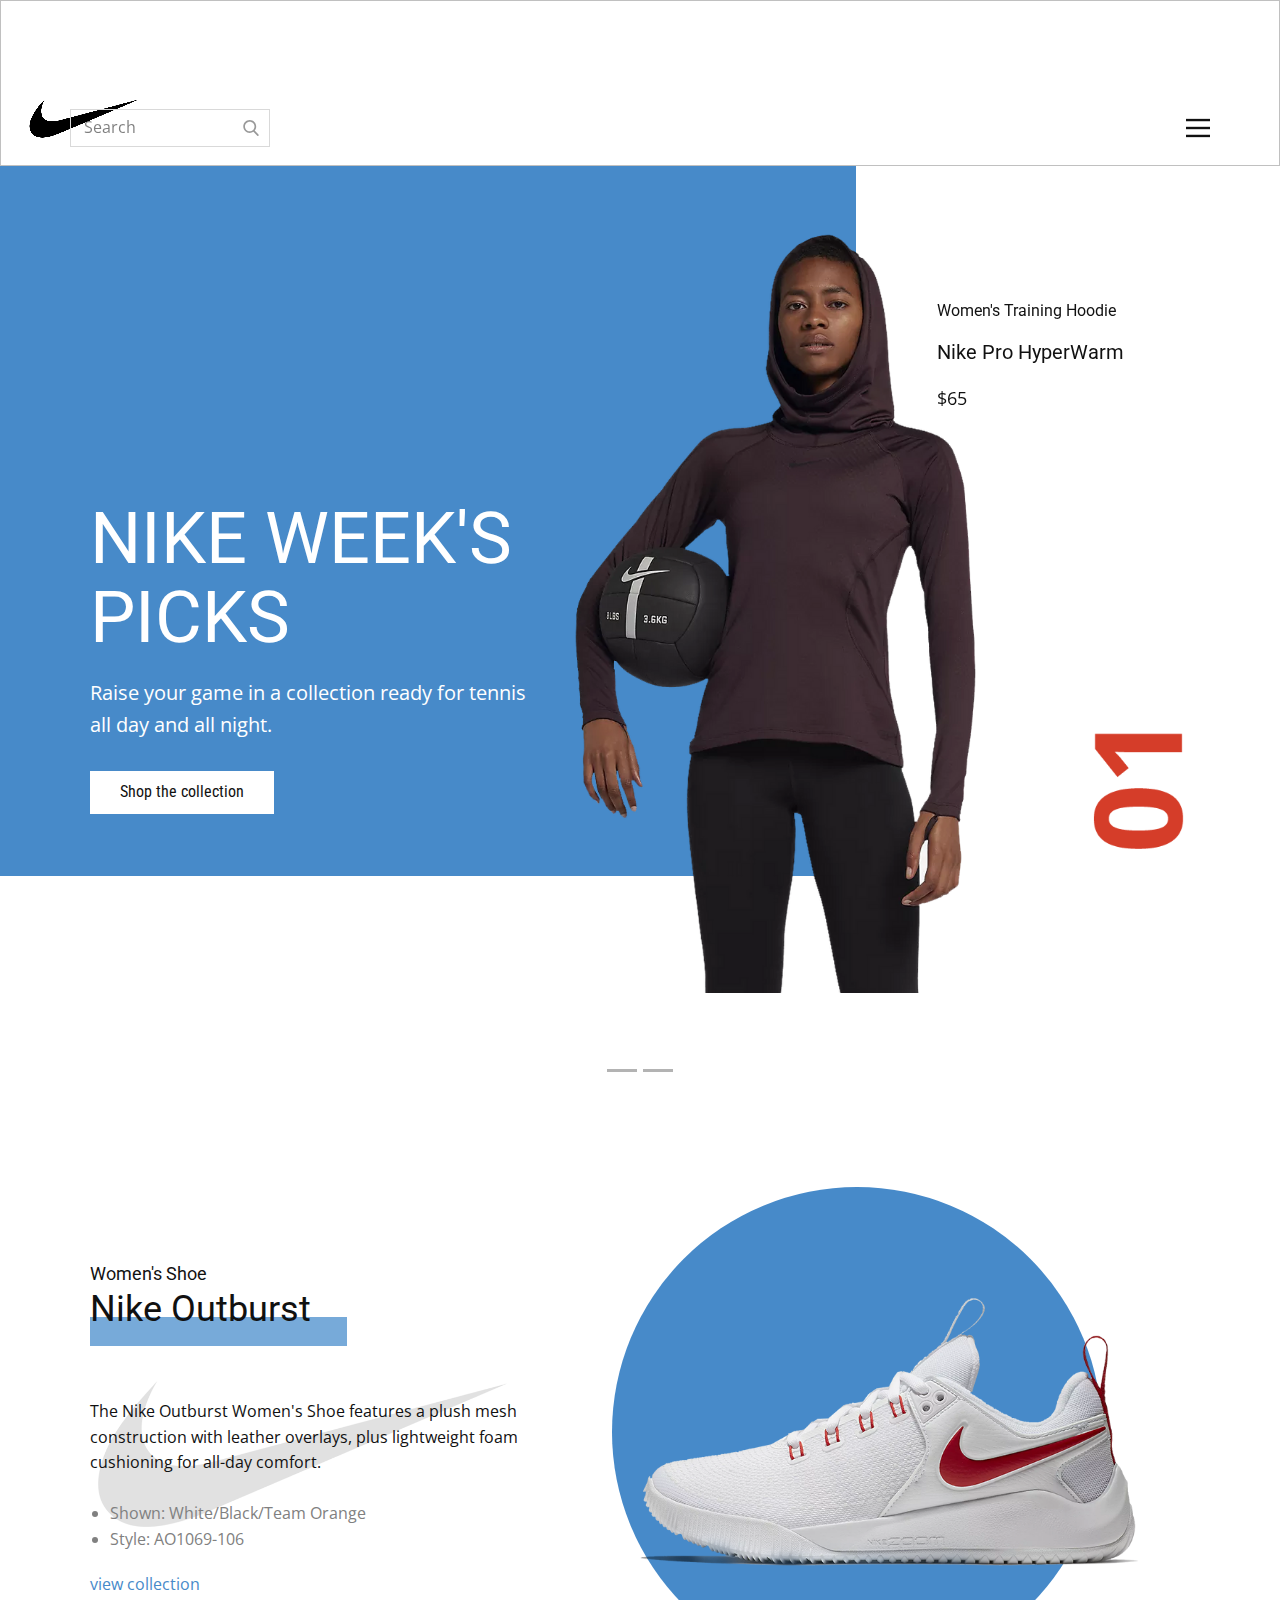
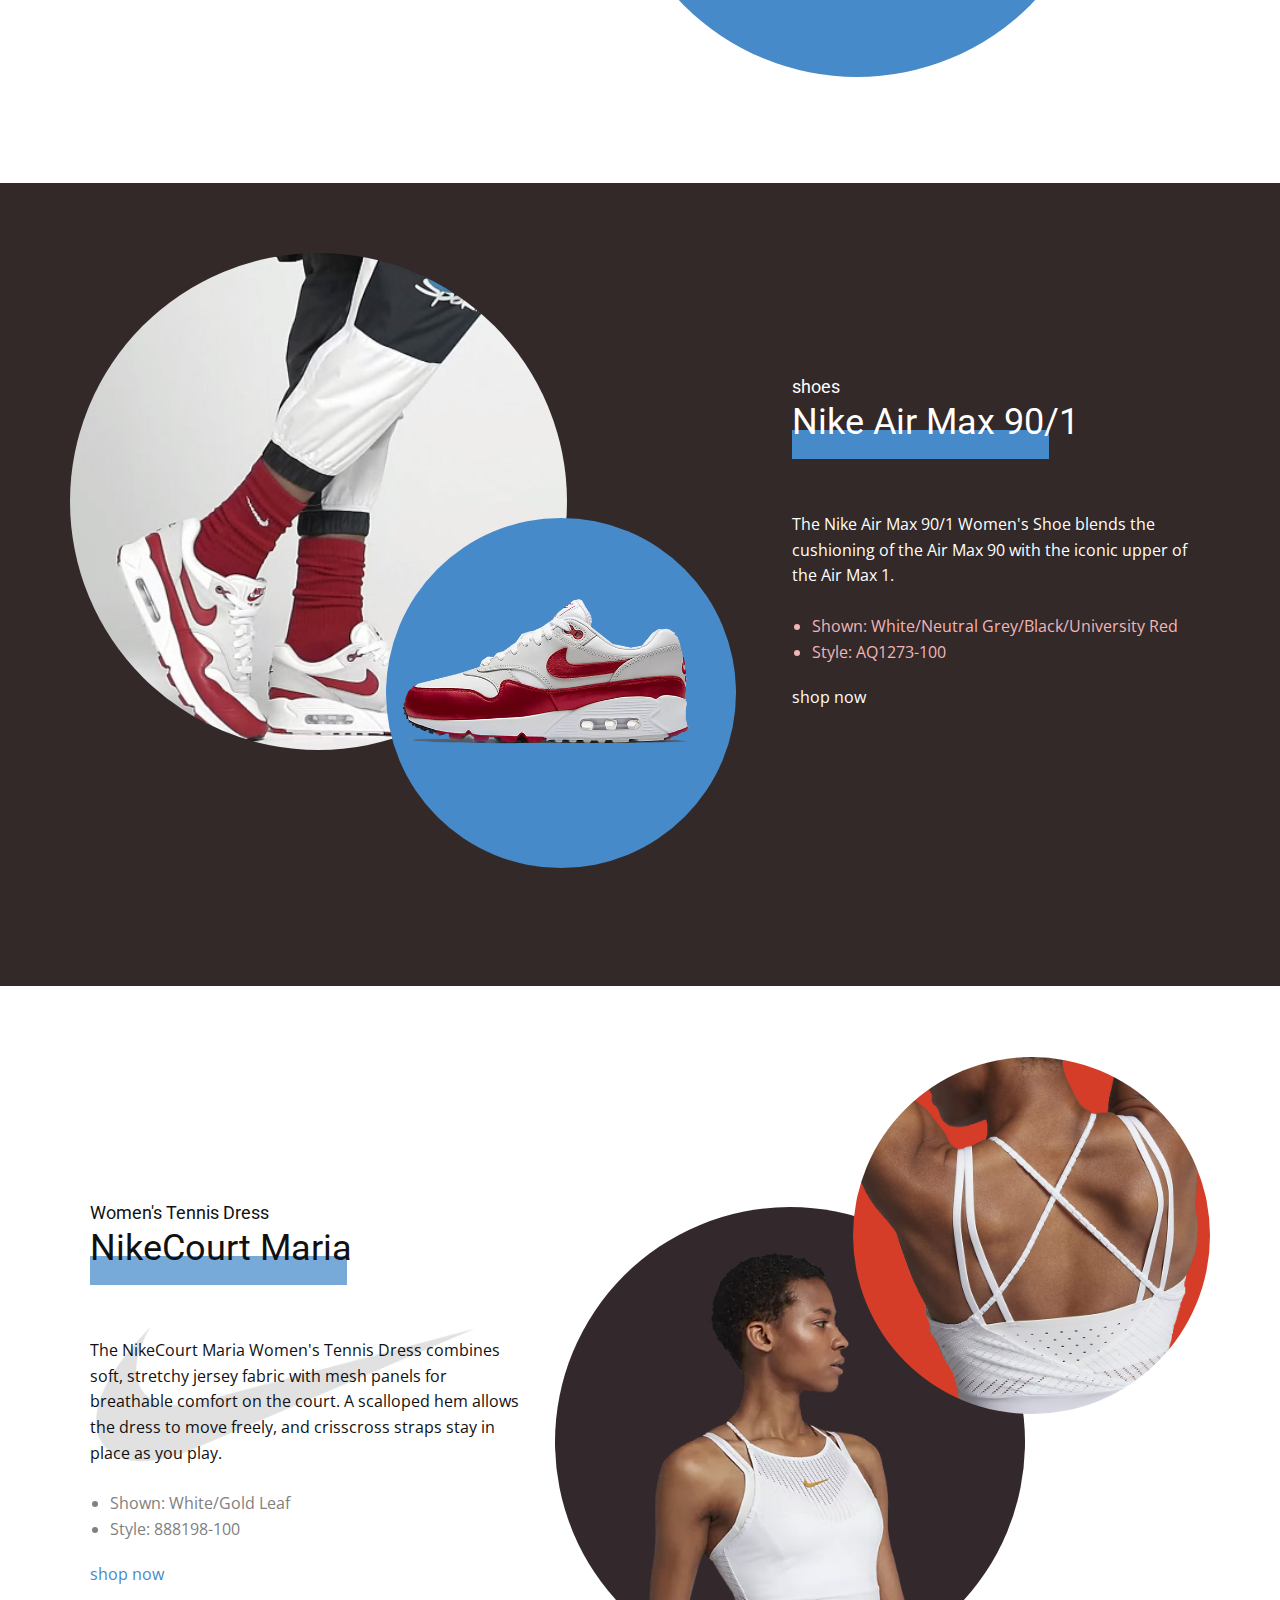
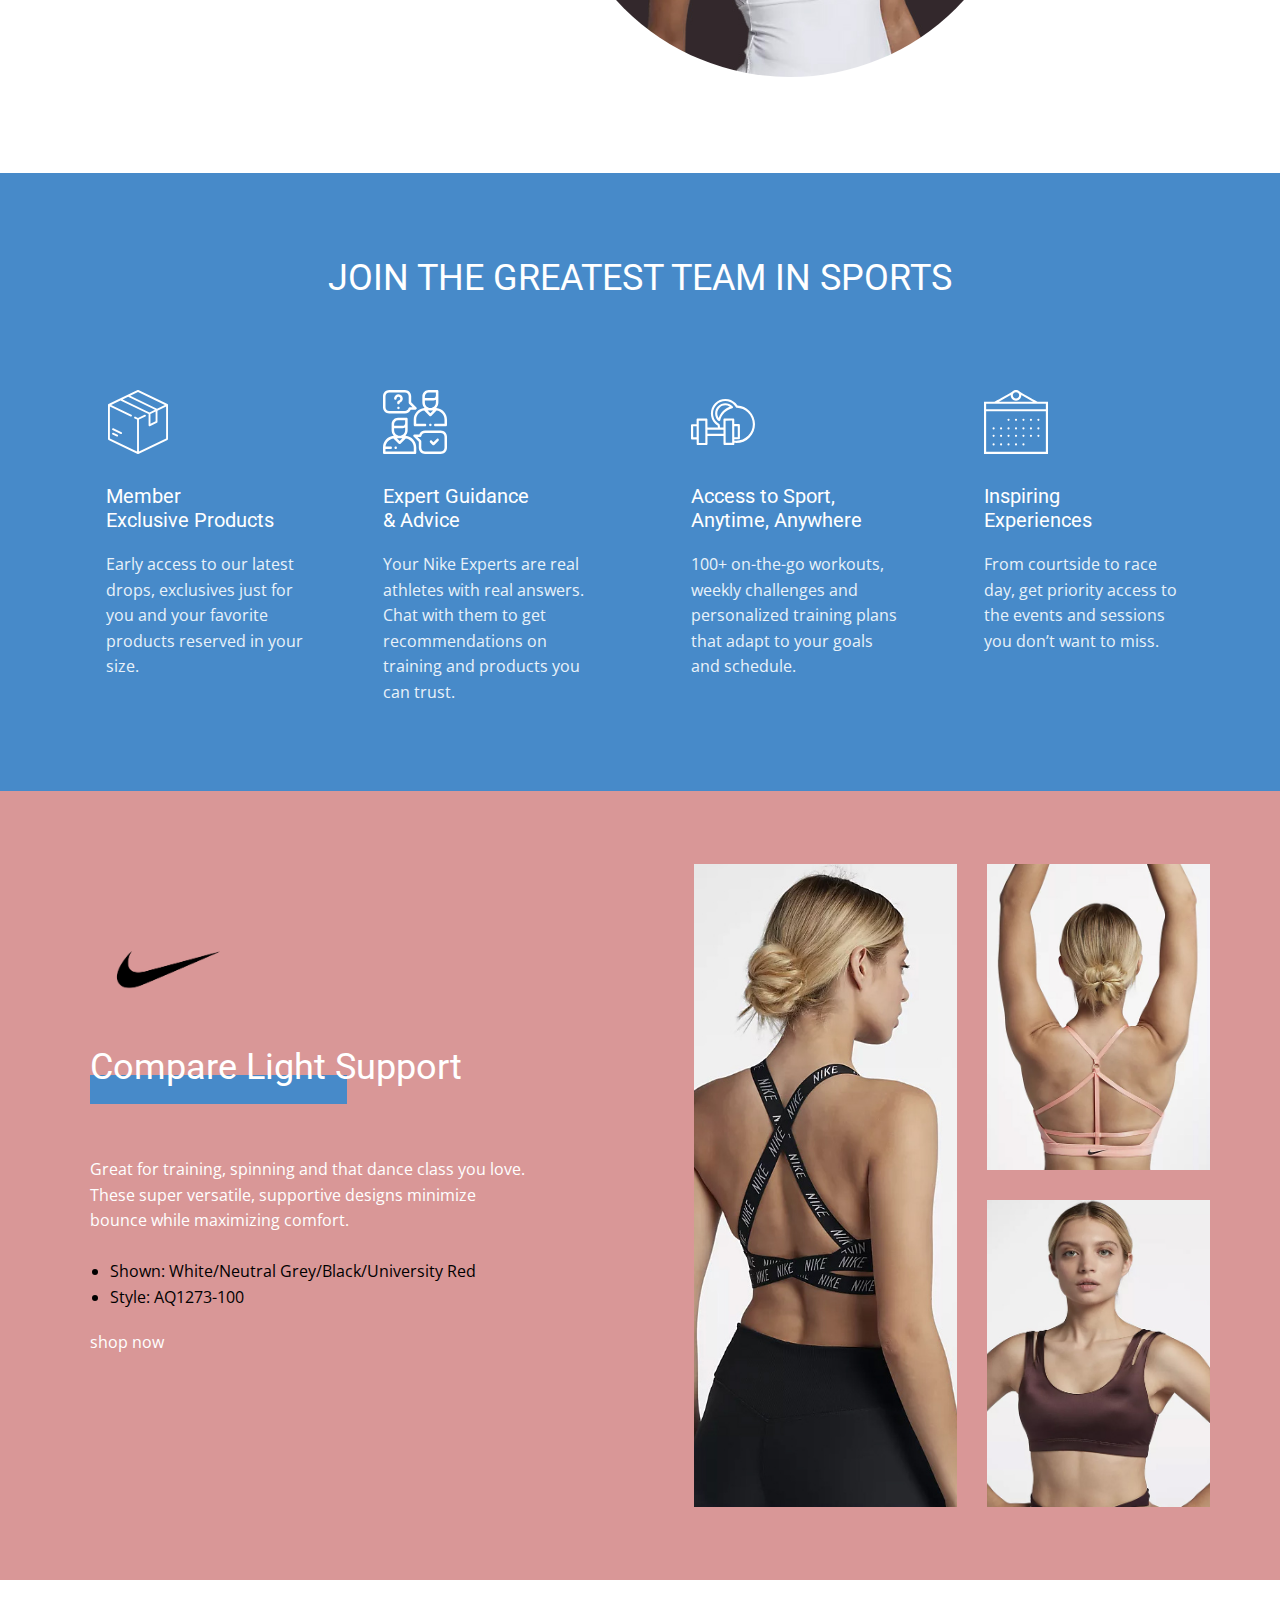
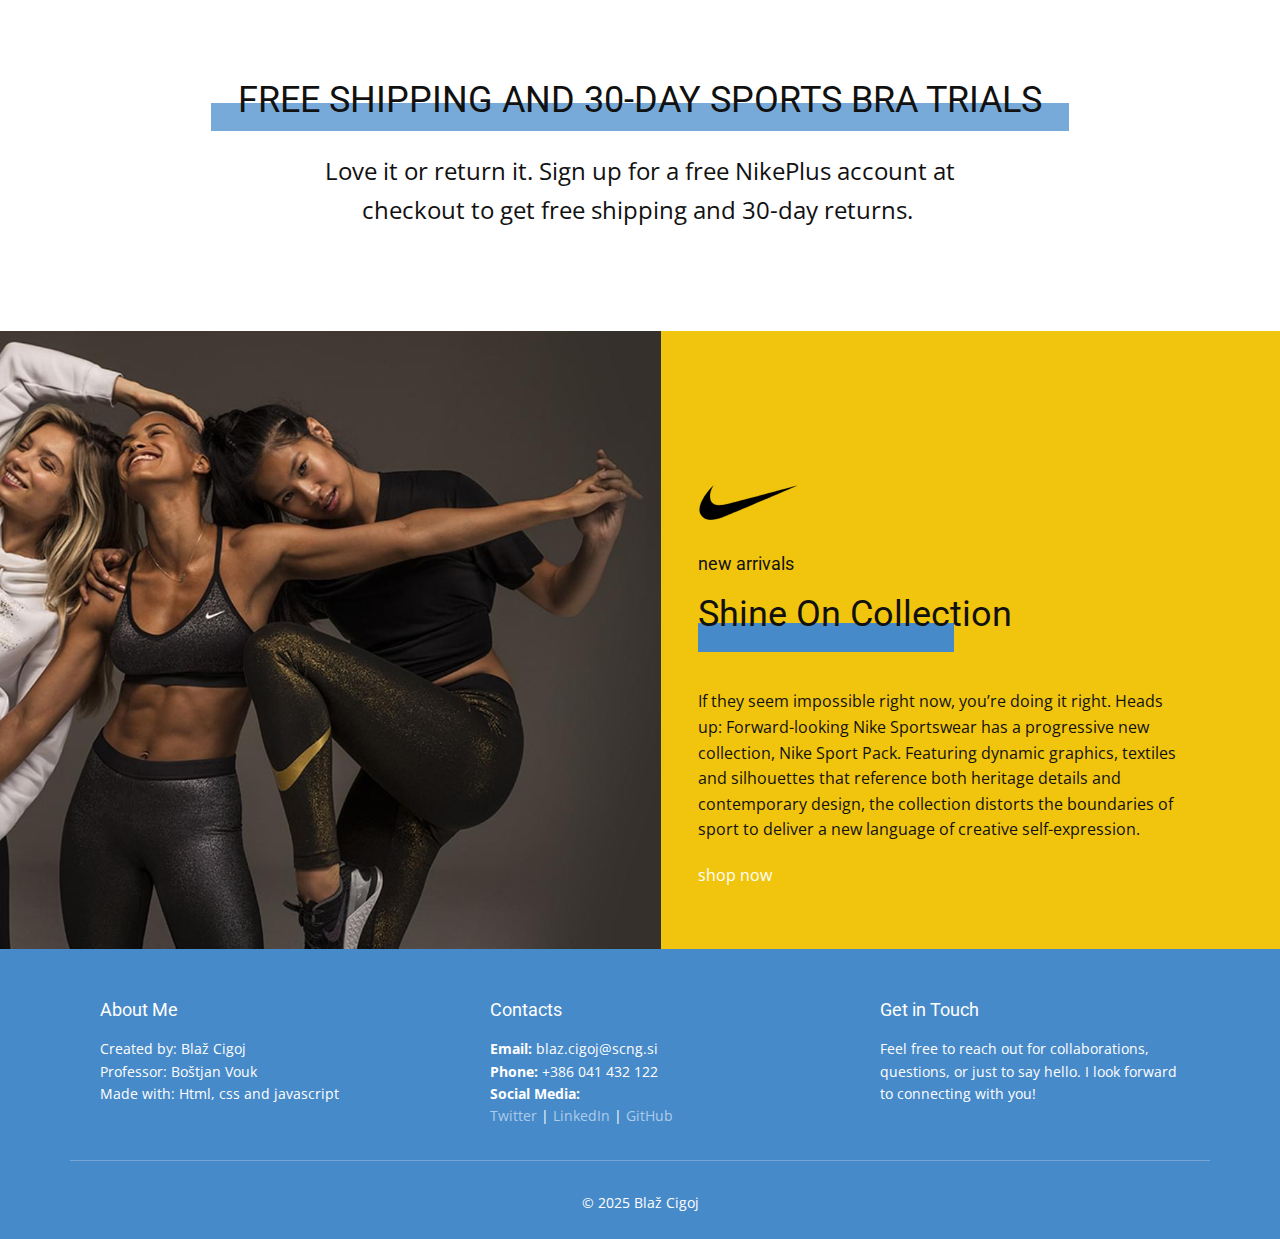
<file: index.html>
<!DOCTYPE html>
<html style="font-size: 16px;" lang="en">

<head>

  <meta name="viewport" content="width=device-width, initial-scale=1.0">
  <meta charset="utf-8">
  <meta name="keywords" content="Sample Headline">
  <meta name="description" content="">
  <title>Nike</title>
  <link rel="stylesheet" href="./css/nicepage.css" media="screen">
  <link rel="icon" type="image/x-icon" href="./images/pot5.png">
  <link rel="stylesheet" href="./css/index.css" media="screen">
  <script class="u-script" type="text/javascript" src="./javascript/jquery-1.9.1.min.js" defer=""></script>
  <script class="u-script" type="text/javascript" src="./javascript/nicepage.js" defer=""></script>
  <meta name="generator" content="Nicepage 7.2.3, nicepage.com">
  <link id="u-theme-google-font" rel="stylesheet"
    href="https://fonts.googleapis.com/css?family=Roboto:100,100i,300,300i,400,400i,500,500i,700,700i,900,900i|Open+Sans:300,300i,400,400i,500,500i,600,600i,700,700i,800,800i">
  <link id="u-page-google-font" rel="stylesheet"
    href="https://fonts.googleapis.com/css?family=Roboto+Condensed:100,100i,200,200i,300,300i,400,400i,500,500i,600,600i,700,700i,800,800i,900,900i">
  <script type="application/ld+json">{
		"@context": "http://schema.org",
		"@type": "Organization",
		"name": ""
}</script>
  <meta name="theme-color" content="#478ac9">
  <meta property="og:title" content="Page 2">
  <meta property="og:type" content="website">
  <meta data-intl-tel-input-cdn-path="intlTelInput/">
</head>

<body data-home-page="https://website6421506.nicepage.io/Page-2.html?version=e152e5b8-463d-95ed-9a5f-6f803a545e1e"
  data-home-page-title="Page 2" data-path-to-root="./" data-include-products="false" class="u-body u-xl-mode"
  data-lang="en">
  <header class="u-align-center-xs u-border-1 u-border-grey-25 u-clearfix u-header u-header" id="sec-86fc">
    <canvas id="cnv" height="450" width="2000" data-href="#carousel-292f" style="height: 90px; width: 400px; margin-right: auto; position: relative; top: 60px;" class="u-image u-image-contain u-image-default u-image-3"></canvas>
    <div class="u-clearfix u-sheet u-valign-middle u-sheet-1">
      <form action="#" class="u-border-1 u-border-grey-15 u-expanded-width-xs u-search u-search-right u-search-1"
        data-search-token="no-license" data-href="search/search.html" data-page-id="23402012">
        <button class="u-search-button" type="submit">
          <span class="u-search-icon u-spacing-10 u-text-grey-40">
            <svg class="u-svg-link" preserveAspectRatio="xMidYMin slice" viewBox="0 0 56.966 56.966">
              <use xmlns:xlink="http://www.w3.org/1999/xlink" xlink:href="#svg-b04b"></use>
            </svg>
            <svg xmlns="http://www.w3.org/2000/svg" xmlns:xlink="http://www.w3.org/1999/xlink" version="1.1"
              id="svg-b04b" x="0px" y="0px" viewBox="0 0 56.966 56.966" style="enable-background:new 0 0 56.966 56.966;"
              xml:space="preserve" class="u-svg-content">
              <path
                d="M55.146,51.887L41.588,37.786c3.486-4.144,5.396-9.358,5.396-14.786c0-12.682-10.318-23-23-23s-23,10.318-23,23  s10.318,23,23,23c4.761,0,9.298-1.436,13.177-4.162l13.661,14.208c0.571,0.593,1.339,0.92,2.162,0.92  c0.779,0,1.518-0.297,2.079-0.837C56.255,54.982,56.293,53.08,55.146,51.887z M23.984,6c9.374,0,17,7.626,17,17s-7.626,17-17,17  s-17-7.626-17-17S14.61,6,23.984,6z">
              </path>
              <g></g>
              <g></g>
              <g></g>
              <g></g>
              <g></g>
              <g></g>
              <g></g>
              <g></g>
              <g></g>
              <g></g>
              <g></g>
              <g></g>
              <g></g>
              <g></g>
              <g></g>
            </svg>
          </span>
        </button>
        <input class="u-search-input" type="search" name="search" value="" placeholder="Search">
      </form>
      <nav class="u-align-left u-menu u-menu-hamburger u-nav-spacing-25 u-offcanvas u-menu-1" data-responsive-from="XL">
        <div class="menu-collapse">
          <a class="u-button-style u-hamburger-link u-nav-link u-hamburger-link-1" href="#">
            <svg class="u-svg-link" preserveAspectRatio="xMidYMin slice" viewBox="0 0 302 302">
              <use xmlns:xlink="http://www.w3.org/1999/xlink" xlink:href="#svg-7b92"></use>
            </svg>
            <svg xmlns="http://www.w3.org/2000/svg" xmlns:xlink="http://www.w3.org/1999/xlink" version="1.1"
              id="svg-7b92" x="0px" y="0px" viewBox="0 0 302 302" style="enable-background:new 0 0 302 302;"
              xml:space="preserve" class="u-svg-content">
              <g>
                <rect y="36" width="302" height="30"></rect>
                <rect y="236" width="302" height="30"></rect>
                <rect y="136" width="302" height="30"></rect>
              </g>
              <g></g>
              <g></g>
              <g></g>
              <g></g>
              <g></g>
              <g></g>
              <g></g>
              <g></g>
              <g></g>
              <g></g>
              <g></g>
              <g></g>
              <g></g>
              <g></g>
              <g></g>
            </svg>
          </a>
        </div>
        <div class="u-custom-menu u-nav-container">
          <ul class="u-nav u-spacing-25 u-unstyled u-nav-1">
            <li class="u-nav-item"><a class="u-button-style u-nav-link" href="#" style="padding: 8px 0px;">Page 1</a>
            </li>
            <li class="u-nav-item"><a class="u-button-style u-nav-link" href="#" style="padding: 8px 0px;">Page 2</a>
            </li>
            <li class="u-nav-item"><a class="u-button-style u-nav-link" href="#" style="padding: 8px 0px;">Page 3</a>
            </li>
            <li class="u-nav-item"><a class="u-button-style u-nav-link" href="#" style="padding: 8px 0px;">Page 4</a>
            </li>
          </ul>
        </div>
        <div class="u-custom-menu u-nav-container-collapse">
          <div
            class="u-align-center u-black u-container-align-center u-container-style u-inner-container-layout u-opacity u-opacity-95 u-sidenav">
            <div class="u-inner-container-layout u-sidenav-overflow">
              <div class="u-menu-close" style="cursor: pointer;"></div>
              <ul class="u-align-center u-nav u-popupmenu-items u-unstyled u-nav-2">
                </li>
                <li class="u-nav-item"><a class="u-button-style u-nav-link" href="#carousel_8b65">Nike Outburst</a>
                </li>
                <li class="u-nav-item"><a class="u-button-style u-nav-link" href="#sec-db5d">Nike Air Max 90/1</a>
                </li>
                <li class="u-nav-item"><a class="u-button-style u-nav-link" href="#sec-7958">NikeCourt Maria</a>
                </li>
                <li class="u-nav-item"><a class="u-button-style u-nav-link" href="#sec-d727">Compare Light Support</a>
                </li>
                <li class="u-nav-item"><a class="u-button-style u-nav-link" href="#sec-8b77">Shine On Collection</a>
                </li>
              </ul>
            </div>
          </div>
          <div class="u-black u-menu-overlay u-opacity u-opacity-70"></div>
        </div>
      </nav>
    </div>
  </header>
  <section class="u-carousel u-slide u-block-f8ac-1" id="carousel-292f" data-interval="5000" data-u-ride="carousel">
    <ol class="u-absolute-hcenter u-carousel-indicators u-block-f8ac-2">
      <li data-u-target="#carousel-292f" data-u-slide-to="0" class="u-active u-grey-30"></li>
      <li data-u-target="#carousel-292f" class="u-grey-30" data-u-slide-to="1"></li>
    </ol>
    <div class="u-carousel-inner" role="listbox">
      <div class="u-active u-carousel-item u-clearfix u-section-1-1">
        <div class="u-palette-1-base u-shape u-shape-rectangle u-shape-1"></div>
        <div class="u-clearfix u-sheet u-sheet-1">
          <img src="./images/6aa5c6d333ee99bcedf096b14d0edc53.png" alt=""
            class="u-expanded-width-xs u-image u-image-contain u-image-default u-image-1">
          <img src="./images/2c9a5b0fed828356f5efdcbe607f5fc6.png" alt="" class="u-image u-image-default u-image-2"
            data-image-width="200" data-image-height="200">
          <div class="u-align-left-md u-align-left-xs u-container-style u-group u-group-1">
            <div class="u-container-layout u-valign-middle-lg u-valign-middle-md u-valign-middle-xs u-valign-top-sm">
              <canvas id="cnv" height="450" width="1000" style="height: 150px; width: 400px; margin-right: auto;"
                class="u-image u-image-contain u-image-default u-image-3"></canvas>
              <h1 class="u-text u-text-body-alt-color u-title u-text-1">NIKE Week's Picks</h1>
              <p class="u-large-text u-text u-text-body-alt-color u-text-variant u-text-2">Raise your game in a
                collection ready for tennis all day and all night.</p>
              <a href="#" class="u-btn u-button-style u-custom-font u-font-roboto-condensed u-white u-btn-1">Shop the
                collection</a>
            </div>
          </div>
          <div class="u-align-left-lg u-container-style u-group u-group-2">
            <div class="u-container-layout u-valign-middle">
              <h6 class="u-text u-text-3">Women's Training Hoodie</h6>
              <h4 class="u-text u-text-4">Nike Pro HyperWarm</h4>
              <p class="u-text u-text-5">$65</p>
            </div>
          </div>
        </div>
      </div>
      <div class="u-carousel-item u-clearfix u-section-1-2">
        <div class="u-palette-1-base u-shape u-shape-rectangle u-shape-1"></div>
        <div class="u-clearfix u-sheet u-sheet-1">
          <img src="./images/9d797102acbd5cdfdbcbb8cc19593e0c.png" alt=""
            class="u-expanded-width-xs u-image u-image-contain u-image-default u-image-1">
          <img src="./images/5ebd3eb3bd08ca4dc28b6d53250bb189.png" alt="" class="u-image u-image-default u-image-2">
          <div class="u-align-left-md u-align-left-xl u-align-left-xs u-container-style u-group u-group-1">
            <div
              class="u-container-layout u-valign-middle-lg u-valign-middle-md u-valign-middle-xl u-valign-middle-xs u-valign-top-sm">
              <h1 class="u-text u-text-body-alt-color u-title u-text-1">Everything you need to win.</h1>
              <a href="#" class="u-btn u-button-style u-custom-font u-font-roboto-condensed u-white u-btn-1">Shop the
                collection</a>
            </div>
          </div>
          <div class="u-align-left-lg u-container-style u-group u-group-2">
            <div class="u-container-layout u-valign-middle">
              <h6 class="u-text u-text-2">Long Sleeve Training Top&nbsp;<br>
              </h6>
              <h4 class="u-text u-text-3">Nike Pro HyperWarm</h4>
              <p class="u-text u-text-4">$80</p>
            </div>
          </div>
        </div>
      </div>
    </div>
    <a class="u-carousel-control u-carousel-control-prev u-hidden u-text-grey-30 u-block-f8ac-3" href="#carousel-292f"
      role="button" data-u-slide="prev">
      <span aria-hidden="true">
        <svg viewBox="0 0 129 129">
          <path
            d="m64.5,122.6c32,0 58.1-26 58.1-58.1s-26-58-58.1-58-58,26-58,58 26,58.1 58,58.1zm0-108c27.5,5.32907e-15 49.9,22.4 49.9,49.9s-22.4,49.9-49.9,49.9-49.9-22.4-49.9-49.9 22.4-49.9 49.9-49.9z">
          </path>
          <path
            d="m70,93.5c0.8,0.8 1.8,1.2 2.9,1.2 1,0 2.1-0.4 2.9-1.2 1.6-1.6 1.6-4.2 0-5.8l-23.5-23.5 23.5-23.5c1.6-1.6 1.6-4.2 0-5.8s-4.2-1.6-5.8,0l-26.4,26.4c-0.8,0.8-1.2,1.8-1.2,2.9s0.4,2.1 1.2,2.9l26.4,26.4z">
          </path>
        </svg>
      </span>
      <span class="sr-only">
        <svg viewBox="0 0 129 129">
          <path
            d="m64.5,122.6c32,0 58.1-26 58.1-58.1s-26-58-58.1-58-58,26-58,58 26,58.1 58,58.1zm0-108c27.5,5.32907e-15 49.9,22.4 49.9,49.9s-22.4,49.9-49.9,49.9-49.9-22.4-49.9-49.9 22.4-49.9 49.9-49.9z">
          </path>
          <path
            d="m70,93.5c0.8,0.8 1.8,1.2 2.9,1.2 1,0 2.1-0.4 2.9-1.2 1.6-1.6 1.6-4.2 0-5.8l-23.5-23.5 23.5-23.5c1.6-1.6 1.6-4.2 0-5.8s-4.2-1.6-5.8,0l-26.4,26.4c-0.8,0.8-1.2,1.8-1.2,2.9s0.4,2.1 1.2,2.9l26.4,26.4z">
          </path>
        </svg>
      </span>
    </a>
    <a class="u-carousel-control u-carousel-control-next u-hidden u-text-grey-30 u-block-f8ac-4" href="#carousel-292f"
      role="button" data-u-slide="next">
      <span aria-hidden="true">
        <svg viewBox="0 0 129 129">
          <path
            d="M64.5,122.6c32,0,58.1-26,58.1-58.1S96.5,6.4,64.5,6.4S6.4,32.5,6.4,64.5S32.5,122.6,64.5,122.6z M64.5,14.6    c27.5,0,49.9,22.4,49.9,49.9S92,114.4,64.5,114.4S14.6,92,14.6,64.5S37,14.6,64.5,14.6z">
          </path>
          <path
            d="m51.1,93.5c0.8,0.8 1.8,1.2 2.9,1.2 1,0 2.1-0.4 2.9-1.2l26.4-26.4c0.8-0.8 1.2-1.8 1.2-2.9 0-1.1-0.4-2.1-1.2-2.9l-26.4-26.4c-1.6-1.6-4.2-1.6-5.8,0-1.6,1.6-1.6,4.2 0,5.8l23.5,23.5-23.5,23.5c-1.6,1.6-1.6,4.2 0,5.8z">
          </path>
        </svg>
      </span>
      <span class="sr-only">
        <svg viewBox="0 0 129 129">
          <path
            d="M64.5,122.6c32,0,58.1-26,58.1-58.1S96.5,6.4,64.5,6.4S6.4,32.5,6.4,64.5S32.5,122.6,64.5,122.6z M64.5,14.6    c27.5,0,49.9,22.4,49.9,49.9S92,114.4,64.5,114.4S14.6,92,14.6,64.5S37,14.6,64.5,14.6z">
          </path>
          <path
            d="m51.1,93.5c0.8,0.8 1.8,1.2 2.9,1.2 1,0 2.1-0.4 2.9-1.2l26.4-26.4c0.8-0.8 1.2-1.8 1.2-2.9 0-1.1-0.4-2.1-1.2-2.9l-26.4-26.4c-1.6-1.6-4.2-1.6-5.8,0-1.6,1.6-1.6,4.2 0,5.8l23.5,23.5-23.5,23.5c-1.6,1.6-1.6,4.2 0,5.8z">
          </path>
        </svg>
      </span>
    </a>
  </section>
  <section class="u-clearfix u-section-2" id="carousel_8b65">
    <div class="u-clearfix u-sheet u-sheet-1">
      <div class="data-layout-selected u-clearfix u-expanded-width u-layout-wrap u-layout-wrap-1">
        <div class="u-layout">
          <div class="u-layout-row">
            <div class="u-container-style u-layout-cell u-left-cell u-size-27 u-layout-cell-1">
              <div class="u-container-layout u-valign-middle-lg u-container-layout-1">
                <h6 class="u-text u-text-1">Women's Shoe</h6>
                <img class="u-border-2 u-border-grey-75 u-expanded-width u-image u-image-1"
                  src="./images/0884e4bcd53c85af8d73d583010fed53.png" style="border-style: none;">
                <div class="u-palette-1-light-1 u-shape u-shape-rectangle u-shape-1"></div>
                <h2 class="u-text u-text-2">Nike Outburst&nbsp;<br>
                </h2>
                <p class="u-text u-text-3">The Nike Outburst Women's Shoe features a plush mesh construction with
                  leather overlays, plus lightweight foam cushioning for all-day comfort.<br>
                </p>
                <ul class="u-text u-text-grey-50 u-text-4">
                  <li>Shown: White/Black/Team Orange&nbsp;</li>
                  <li>Style: AO1069-106<br>
                  </li>
                </ul>
                <a href="https://store.nike.com/us/en_us/pw/womens-shoes/7ptZoi3?ipp=120" class="u-link u-link-1"
                  target="_blank">view collection</a>
              </div>
            </div>
            <div class="u-align-center-sm u-container-style u-layout-cell u-right-cell u-size-33 u-layout-cell-2">
              <div class="u-container-layout u-valign-middle-sm u-valign-middle-xs u-container-layout-2">
                <div class="u-palette-1-base u-shape u-shape-circle u-shape-2"></div>
                <img class="u-image u-image-contain u-image-2" src="./images/97dfd1fecb1cc4788d0b0284309cf144.png">
              </div>
            </div>
          </div>
        </div>
      </div>
    </div>
  </section>
  <section class="u-clearfix u-palette-2-dark-3 u-section-3" id="sec-db5d">
    <div class="u-clearfix u-sheet u-sheet-1">
      <div class="data-layout-selected u-clearfix u-expanded-width u-gutter-30 u-layout-wrap u-layout-wrap-1">
        <div class="u-layout">
          <div class="u-layout-row">
            <div class="u-align-left u-container-style u-layout-cell u-left-cell u-size-36 u-layout-cell-1">
              <div class="u-container-layout">
                <div class="u-image u-image-circle u-image-1"></div>
                <div class="u-palette-1-base u-shape u-shape-circle u-shape-1"></div>
                <img class="u-image u-image-contain u-image-2" src="./images/dc1f16f7434be90301408692191cdb2b.png">
              </div>
            </div>
            <div class="u-container-style u-layout-cell u-right-cell u-size-24 u-layout-cell-2">
              <div class="u-container-layout">
                <h6 class="u-text u-text-1">shoes</h6>
                <div class="u-palette-1-base u-shape u-shape-rectangle u-shape-2"></div>
                <h2 class="u-text u-text-2">Nike Air Max 90/1</h2>
                <p class="u-text u-text-3">The Nike Air Max 90/1 Women's Shoe blends the cushioning of the Air Max 90
                  with the iconic upper of the Air Max 1. <br>
                </p>
                <ul class="u-text u-text-palette-2-light-2 u-text-4">
                  <li>Shown: White/Neutral Grey/Black/University Red </li>
                  <li>Style: AQ1273-100</li>
                </ul>
                <a href="https://www.nike.com/t/air-max-90-1-womens-shoe-ZqLlkW"
                  class="u-link u-text-body-alt-color u-link-1" target="_blank">shop now</a>
              </div>
            </div>
          </div>
        </div>
      </div>
    </div>
  </section>
  <section class="u-clearfix u-section-4" id="sec-7958">
    <div class="u-clearfix u-sheet u-sheet-1">
      <div class="data-layout-selected u-clearfix u-expanded-width u-layout-wrap u-layout-wrap-1">
        <div class="u-layout">
          <div class="u-layout-row">
            <div class="u-container-style u-layout-cell u-left-cell u-size-25 u-layout-cell-1">
              <div class="u-container-layout u-valign-middle-lg u-valign-middle-sm u-container-layout-1">
                <h6 class="u-text u-text-1">Women's Tennis Dress</h6>
                <img class="u-expanded-width u-image u-image-1" src="./images/0884e4bcd53c85af8d73d583010fed53.png">
                <div class="u-palette-1-light-1 u-shape u-shape-rectangle u-shape-1"></div>
                <h2 class="u-text u-text-2">NikeCourt Maria<br>
                </h2>
                <p class="u-text u-text-3">The NikeCourt Maria Women's Tennis Dress combines soft, stretchy jersey
                  fabric with mesh panels for breathable comfort on the court. A scalloped hem allows the dress to move
                  freely, and crisscross straps stay in place as you play.<br>
                </p>
                <ul class="u-text u-text-grey-50 u-text-4">
                  <li>Shown: White/Gold Leaf&nbsp;</li>
                  <li>Style: 888198-100<br>
                  </li>
                </ul>
                <a href="https://store.nike.com/us/en_us/pw/womens-shoes/7ptZoi3?ipp=120" class="u-link u-link-1"
                  target="_blank">shop now</a>
              </div>
            </div>
            <div class="u-container-style u-layout-cell u-right-cell u-size-35 u-layout-cell-2">
              <div class="u-container-layout u-container-layout-2">
                <div alt="" class="u-image u-image-circle u-image-2"></div>
                <div alt="" class="u-image u-image-circle u-image-3" data-image-width="864" data-image-height="864">
                </div>
              </div>
            </div>
          </div>
        </div>
      </div>
    </div>
  </section>
  <section class="u-clearfix u-palette-1-base u-section-5" id="sec-b3f3">
    <div class="u-clearfix u-sheet u-sheet-1">
      <div class="custom-expanded u-align-center u-container-align-center u-container-style u-group u-group-1">
        <div class="u-container-layout u-valign-middle u-container-layout-1">
          <h2 class="u-text u-text-1">JOIN THE GREATEST TEAM IN SPORTS</h2>
        </div>
      </div>
      <div class="data-layout-selected u-clearfix u-expanded-width u-gutter-30 u-layout-wrap u-layout-wrap-1">
        <div class="u-gutter-0 u-layout">
          <div class="u-layout-row">
            <div class="u-container-style u-layout-cell u-left-cell u-size-15 u-layout-cell-1">
              <div class="u-container-layout u-valign-top u-container-layout-2">
                <span class="u-icon u-icon-circle u-icon-1">
                  <svg class="u-svg-link" preserveAspectRatio="xMidYMin slice" viewBox="0 0 512 512" style="undefined">
                    <use xlink:href="#svg-26e9"></use>
                  </svg>
                  <svg class="u-svg-content" viewBox="0 0 512 512" x="0px" y="0px" id="svg-26e9"
                    style="enable-background:new 0 0 512 512;">
                    <g>
                      <g>
                        <path
                          d="M491.729,112.971L259.261,0.745c-2.061-0.994-4.461-0.994-6.521,0L20.271,112.971c-2.592,1.251-4.239,3.876-4.239,6.754    v272.549c0,2.878,1.647,5.503,4.239,6.754l232.468,112.226c1.03,0.497,2.146,0.746,3.261,0.746s2.23-0.249,3.261-0.746    l232.468-112.226c2.592-1.251,4.239-3.876,4.239-6.754V119.726C495.968,116.846,494.32,114.223,491.729,112.971z M256,15.828    l215.217,103.897l-62.387,30.118c-0.395-0.301-0.812-0.579-1.27-0.8L193.805,45.853L256,15.828z M176.867,54.333l214.904,103.746    l-44.015,21.249L132.941,75.624L176.867,54.333z M396.799,172.307v78.546l-41.113,19.848v-78.546L396.799,172.307z     M480.968,387.568L263.5,492.55V236.658l51.873-25.042c3.73-1.801,5.294-6.284,3.493-10.015    c-1.801-3.729-6.284-5.295-10.015-3.493L256,223.623l-20.796-10.04c-3.731-1.803-8.214-0.237-10.015,3.493    c-1.801,3.73-0.237,8.214,3.493,10.015l19.818,9.567V492.55L31.032,387.566V131.674l165.6,79.945    c1.051,0.508,2.162,0.748,3.255,0.748c2.788,0,5.466-1.562,6.759-4.241c1.801-3.73,0.237-8.214-3.493-10.015l-162.37-78.386    l74.505-35.968L340.582,192.52c0.033,0.046,0.07,0.087,0.104,0.132v89.999c0,2.581,1.327,4.98,3.513,6.353    c1.214,0.762,2.599,1.147,3.988,1.147c1.112,0,2.227-0.247,3.26-0.746l56.113-27.089c2.592-1.251,4.239-3.875,4.239-6.754v-90.495    l69.169-33.392V387.568z">
                        </path>
                      </g>
                    </g>
                    <g>
                      <g>
                        <path
                          d="M92.926,358.479L58.811,342.01c-3.732-1.803-8.214-0.237-10.015,3.493c-1.801,3.73-0.237,8.214,3.493,10.015    l34.115,16.469c1.051,0.508,2.162,0.748,3.255,0.748c2.788,0,5.466-1.562,6.759-4.241    C98.22,364.763,96.656,360.281,92.926,358.479z">
                        </path>
                      </g>
                    </g>
                    <g>
                      <g>
                        <path
                          d="M124.323,338.042l-65.465-31.604c-3.731-1.801-8.214-0.237-10.015,3.494c-1.8,3.73-0.236,8.214,3.494,10.015    l65.465,31.604c1.051,0.507,2.162,0.748,3.255,0.748c2.788,0,5.466-1.562,6.759-4.241    C129.617,344.326,128.053,339.842,124.323,338.042z">
                        </path>
                      </g>
                    </g>
                  </svg>
                </span>
                <h5 class="u-text u-text-2">Member Exclusive&nbsp;Products</h5>
                <p class="u-text u-text-palette-1-light-3 u-text-3">Early access to our latest drops, exclusives just
                  for you and your favorite products reserved in your size.</p>
              </div>
            </div>
            <div class="u-container-style u-layout-cell u-size-15 u-layout-cell-2">
              <div class="u-container-layout u-valign-top u-container-layout-3">
                <span class="u-icon u-icon-circle u-icon-2">
                  <svg class="u-svg-link" preserveAspectRatio="xMidYMin slice" viewBox="0 0 512 512" style="undefined">
                    <use xlink:href="#svg-9ec2"></use>
                  </svg>
                  <svg class="u-svg-content" viewBox="0 0 512 512" x="0px" y="0px" id="svg-9ec2"
                    style="enable-background:new 0 0 512 512;">
                    <g>
                      <g>
                        <path
                          d="M181.72,366.814c-0.723-0.206-1.463-0.322-2.208-0.362c10.954-11.513,17.7-27.066,17.7-44.174v-52.611    c0-0.481-0.046-0.95-0.111-1.412c0.066-0.95,0.111-1.906,0.111-2.872v-33.286c0-5.523-4.477-10-10-10h-67.073    c-28.245,0-51.223,22.979-51.223,51.223v48.958c0,17.108,6.745,32.661,17.7,44.174c-0.744,0.04-1.484,0.156-2.206,0.362    C37.153,371.093,0,410.924,0,459.276V502c0,5.523,4.477,10,10,10h246.127c5.523,0,10-4.477,10-10v-42.724    C266.127,410.925,228.976,371.094,181.72,366.814z M88.916,286.001v-12.682c0-17.216,14.007-31.223,31.223-31.223h57.073v23.286    c0,11.723-9.537,21.26-21.26,21.26H88.916V286.001z M88.916,306.642h67.036c7.772,0,15.047-2.162,21.26-5.914v21.549    c0,24.343-19.805,44.148-44.148,44.148c-24.343,0-44.148-19.805-44.148-44.148V306.642z M154.829,386.426l-21.765,21.766    l-21.765-21.766H154.829z M246.128,492L246.128,492H20v-20h41.5c5.523,0,10-4.477,10-10s-4.477-10-10-10H20.365    c3.359-33.716,29.806-60.717,63.255-64.969l42.373,42.373c1.875,1.875,4.419,2.929,7.071,2.929c2.652,0,5.196-1.054,7.071-2.929    l42.373-42.373c35.824,4.553,63.62,35.204,63.62,72.245V492z">
                        </path>
                      </g>
                    </g>
                    <g>
                      <g>
                        <path
                          d="M427.595,144.718c-0.723-0.206-1.464-0.322-2.21-0.362c10.954-11.513,17.699-27.066,17.699-44.174V47.57    c0-0.481-0.046-0.95-0.111-1.412c0.066-0.95,0.111-1.906,0.111-2.872V10c0-5.523-4.477-10-10-10h-67.073    c-28.245,0-51.223,22.979-51.223,51.223v48.958c0,17.108,6.745,32.661,17.699,44.174c-0.745,0.04-1.487,0.156-2.21,0.362    c-47.255,4.281-84.405,44.112-84.405,92.462v42.723c0,5.523,4.477,10,10,10h80.46c5.523,0,10-4.477,10-10s-4.477-10-10-10h-70.46    V237.18c0-37.041,27.795-67.692,63.619-72.245l42.373,42.373c1.953,1.953,4.512,2.929,7.071,2.929s5.119-0.976,7.071-2.929    l42.373-42.373C464.205,169.489,492,200.139,492,237.18v32.723h-73.667c-5.523,0-10,4.477-10,10s4.477,10,10,10H502    c5.523,0,10-4.477,10-10V237.18C512,188.83,474.849,148.999,427.595,144.718z M378.937,186.095l-21.765-21.765h43.53    L378.937,186.095z M423.085,100.181c0,24.343-19.805,44.148-44.148,44.148s-44.148-19.804-44.148-44.147V84.546h67.036    c7.772,0,15.047-2.163,21.26-5.914V100.181z M423.085,43.286c0,11.723-9.537,21.26-21.26,21.26h-67.036v-0.641V51.223    c0-17.216,14.007-31.223,31.223-31.223h57.073V43.286z">
                        </path>
                      </g>
                    </g>
                    <g>
                      <g>
                        <path
                          d="M386.01,272.83c-1.86-1.86-4.44-2.93-7.07-2.93c-2.64,0-5.21,1.07-7.07,2.93c-1.87,1.86-2.93,4.44-2.93,7.07    c0,2.64,1.06,5.21,2.93,7.07c1.86,1.87,4.43,2.93,7.07,2.93c2.63,0,5.21-1.06,7.07-2.93c1.86-1.86,2.93-4.43,2.93-7.07    C388.94,277.27,387.87,274.69,386.01,272.83z">
                        </path>
                      </g>
                    </g>
                    <g>
                      <g>
                        <path
                          d="M267.405,139.929l-41.821-41.821V50c0-27.57-22.43-50-50-50H50C22.43,0,0,22.43,0,50v88c0,27.57,22.43,50,50,50h125.583    c20.674,0,38.702-12.407,46.266-31h38.484c4.044,0,7.691-2.437,9.239-6.173C271.12,147.091,270.264,142.789,267.405,139.929z     M214.554,137c-4.659,0-8.701,3.217-9.746,7.758C201.66,158.442,189.643,168,175.583,168H50c-16.542,0-30-13.458-30-30V50    c0-16.542,13.458-30,30-30h125.583c16.542,0,30,13.458,30,30v52.25c0,2.652,1.054,5.196,2.929,7.071L236.191,137H214.554z">
                        </path>
                      </g>
                    </g>
                    <g>
                      <g>
                        <path
                          d="M462,324H336.417c-20.674,0-38.702,12.407-46.266,31h-38.484c-4.044,0-7.691,2.437-9.239,6.173    c-1.548,3.736-0.692,8.038,2.167,10.898l41.821,41.821V462c0,27.57,22.43,50,50,50H462c27.57,0,50-22.43,50-50v-88    C512,346.43,489.57,324,462,324z M492,462c0,16.542-13.458,30-30,30H336.417c-16.542,0-30-13.458-30-30v-52.25    c0-2.652-1.054-5.196-2.929-7.071L275.809,375h21.637c4.659,0,8.701-3.217,9.746-7.758C310.34,353.558,322.357,344,336.417,344    H462c16.542,0,30,13.458,30,30V462z">
                        </path>
                      </g>
                    </g>
                    <g>
                      <g>
                        <path
                          d="M444.156,391.392c-3.904-3.905-10.236-3.905-14.141,0l-26.583,26.583l-12.361-12.361c-3.905-3.905-10.237-3.905-14.143,0    c-3.905,3.905-3.905,10.237,0,14.143l19.432,19.432c1.953,1.953,4.512,2.929,7.071,2.929s5.119-0.976,7.071-2.929l33.654-33.654    C448.061,401.63,448.061,395.298,444.156,391.392z">
                        </path>
                      </g>
                    </g>
                    <g>
                      <g>
                        <path
                          d="M158.253,66.268c-1.182-17.147-15.004-30.969-32.151-32.151c-9.723-0.669-18.991,2.611-26.091,9.239    c-7.001,6.535-11.017,15.775-11.017,25.349c0.001,5.524,4.478,10.001,10.001,10.001s10-4.477,10-10    c0-4.111,1.656-7.921,4.664-10.729c3.003-2.804,6.938-4.196,11.069-3.906c7.239,0.499,13.074,6.334,13.573,13.573    c0.505,7.319-4.293,13.787-11.408,15.379c-7.788,1.742-13.227,8.513-13.227,16.465v5.335c0,5.523,4.477,10,10,10s10-4.477,10-10    v-2.91C149.16,97.291,159.385,82.684,158.253,66.268z">
                        </path>
                      </g>
                    </g>
                    <g>
                      <g>
                        <path
                          d="M130.74,136.02c-1.86-1.86-4.44-2.93-7.07-2.93c-2.64,0-5.21,1.07-7.07,2.93c-1.87,1.86-2.93,4.44-2.93,7.07    s1.06,5.21,2.93,7.07c1.86,1.86,4.43,2.93,7.07,2.93c2.63,0,5.21-1.07,7.07-2.93c1.86-1.86,2.93-4.44,2.93-7.07    S132.6,137.88,130.74,136.02z">
                        </path>
                      </g>
                    </g>
                    <g>
                      <g>
                        <path
                          d="M108.57,454.93c-1.86-1.86-4.44-2.93-7.07-2.93s-5.21,1.07-7.07,2.93s-2.93,4.44-2.93,7.07s1.07,5.21,2.93,7.07    c1.86,1.86,4.44,2.93,7.07,2.93s5.21-1.07,7.07-2.93s2.93-4.44,2.93-7.07S110.43,456.79,108.57,454.93z">
                        </path>
                      </g>
                    </g>
                  </svg>
                </span>
                <h5 class="u-text u-text-4">Expert Guidance<br>&amp; Advice
                </h5>
                <p class="u-text u-text-palette-1-light-3 u-text-5">Your Nike Experts are real athletes with real
                  answers. Chat with them to get recommendations on training and products you can trust.</p>
              </div>
            </div>
            <div class="u-container-style u-layout-cell u-size-15 u-layout-cell-3">
              <div class="u-container-layout u-valign-top u-container-layout-4">
                <span class="u-icon u-icon-circle u-icon-3">
                  <svg class="u-svg-link" preserveAspectRatio="xMidYMin slice" viewBox="0 0 184.865 184.865"
                    style="undefined">
                    <use xlink:href="#svg-ae67"></use>
                  </svg>
                  <svg class="u-svg-content" viewBox="0 0 184.865 184.865" x="0px" y="0px" id="svg-ae67"
                    style="enable-background:new 0 0 184.865 184.865;">
                    <g>
                      <path
                        d="M119.846,46.609c-11.532-11.402-30.208-11.298-41.622,0.237c-11.399,11.536-11.298,30.212,0.234,41.623   c0.238,0.228,0.487,0.429,0.837,0.679c0.584,0.536,1.339,0.828,2.119,0.828c0.307,0,0.606-0.043,0.904-0.131   c1.059-0.316,1.873-1.172,2.134-2.25c2.049-8.479,6.345-16.206,12.4-22.335c6.077-6.135,13.737-10.513,22.213-12.666   c1.072-0.268,1.895-1.139,2.198-2.208c0.305-1.065-0.012-2.262-0.785-3.06C120.371,47.215,119.957,46.715,119.846,46.609z    M92.421,60.876c-5.538,5.586-9.746,12.339-12.398,19.765c-6.153-8.984-5.285-21.391,2.652-29.41   c7.925-8.014,20.28-9.037,29.353-2.975C104.636,50.987,97.932,55.289,92.421,60.876z M168.84,60.453   c-9.292-9.197-21.531-14.647-34.605-15.457c-1.674-2.618-3.592-5.015-5.729-7.127c-7.928-7.831-18.535-12.364-29.581-12.042   c-11.161,0.064-21.61,4.454-29.444,12.364c-16.173,16.367-16.023,42.843,0.338,59.028c2.125,2.101,4.546,4.001,7.188,5.639   c0.131,1.833,0.487,3.635,0.81,5.443l-30.285,0.085l-0.061-22.867c-0.006-1.714-1.41-3.112-3.118-3.112h-0.006l-25.054,0.061   c-0.828,0-1.629,0.332-2.208,0.916c-0.587,0.588-0.91,1.379-0.91,2.211l0.037,13.115L3.105,98.753   c-1.714,0.006-3.118,1.4-3.105,3.124l0.1,37.856c0,0.822,0.338,1.625,0.911,2.21c0.587,0.579,1.379,0.907,2.208,0.907l0,0   l13.119-0.03l0.037,13.122c0.015,1.705,1.404,3.111,3.118,3.111h0.015l25.051-0.072c0.831,0,1.623-0.329,2.208-0.908   c0.587-0.578,0.91-1.376,0.91-2.21l-0.061-22.871l46.232-0.115l0.061,22.87c0,1.711,1.4,3.112,3.118,3.112l0,0l25.062-0.067   c0.828,0,1.62-0.341,2.204-0.92c0.597-0.584,0.914-1.375,0.914-2.203l-0.007-3.076c1.931,0.207,3.854,0.354,5.779,0.354   c14.357,0,28.046-5.669,38.325-16.051C190.225,115.681,190.03,81.39,168.84,60.453z M6.335,136.604l-0.094-31.621l9.996-0.036   l0.088,31.633L6.335,136.604z M22.603,152.8l-0.18-64.097l18.824-0.049l0.174,64.091L22.603,152.8z M47.583,126.733l-0.04-12.104   l46.235-0.129l0.03,12.118L47.583,126.733z M100.118,152.587l-0.177-64.094l18.822-0.046l0.176,64.098L100.118,152.587z    M125.035,104.648l10.005-0.019l0.091,31.634l-9.998,0.018L125.035,104.648z M164.833,132.488   c-10.461,10.57-24.905,15.6-39.677,13.853l-0.013-3.812l13.104-0.024c0.828,0,1.619-0.329,2.21-0.92   c0.585-0.585,0.907-1.376,0.907-2.204l-0.098-37.868c-0.006-1.705-1.4-3.112-3.117-3.112h-0.006l-13.123,0.025l-0.036-13.107   c0-1.714-1.4-3.111-3.117-3.111l0,0L96.811,82.27c-0.834,0-1.625,0.329-2.21,0.917c-0.585,0.584-0.907,1.379-0.907,2.208   l0.061,22.865l-9.715,0.023c-0.466-2.423-0.816-4.901-0.911-7.386c-0.048-1.071-0.648-2.046-1.571-2.575   c-2.762-1.571-5.243-3.441-7.368-5.545c-13.919-13.768-14.044-36.285-0.283-50.208c6.649-6.729,15.54-10.461,25.036-10.519   c0.079,0,0.128,0,0.207,0c9.42,0,18.273,3.635,24.959,10.239c2.138,2.113,4.031,4.57,5.614,7.295   c0.536,0.929,1.522,1.517,2.594,1.553c12.13,0.375,23.535,5.252,32.114,13.731C183.198,83.418,183.375,113.739,164.833,132.488z">
                      </path>
                    </g>
                  </svg>
                </span>
                <h5 class="u-text u-text-6">Access to Sport,<br>Anytime, Anywhere
                </h5>
                <p class="u-text u-text-palette-1-light-3 u-text-7">100+ on-the-go workouts, weekly challenges and
                  personalized training plans that adapt to your goals and schedule.</p>
              </div>
            </div>
            <div class="u-container-style u-layout-cell u-right-cell u-size-15 u-layout-cell-4">
              <div class="u-container-layout u-valign-top u-container-layout-5">
                <span class="u-icon u-icon-circle u-icon-4">
                  <svg class="u-svg-link" preserveAspectRatio="xMidYMin slice" viewBox="0 0 60 60" style="undefined">
                    <use xlink:href="#svg-04be"></use>
                  </svg>
                  <svg class="u-svg-content" viewBox="0 0 60 60" x="0px" y="0px" id="svg-04be"
                    style="enable-background:new 0 0 60 60;">
                    <g>
                      <path
                        d="M50.25,11c-1.563-0.838-11.282-6.07-16.623-9.421C32.715,0.612,31.431,0,30,0s-2.715,0.612-3.627,1.579   C21.031,4.929,11.313,10.162,9.75,11H0v49h60V11H50.25z M32.223,3.004c0.004,0.005,0.005,0.011,0.01,0.016   c0.243,0.273,0.511,0.686,0.657,1.216c0.012,0.045,0.032,0.087,0.042,0.134C32.974,4.564,33,4.774,33,5c0,1.654-1.346,3-3,3   s-3-1.346-3-3c0-0.226,0.026-0.436,0.069-0.63c0.01-0.046,0.029-0.087,0.041-0.132c0.146-0.532,0.414-0.944,0.657-1.218   c0.004-0.005,0.005-0.011,0.01-0.016C28.327,2.393,29.115,2,30,2S31.673,2.393,32.223,3.004z M25.006,4.754   C25.002,4.836,25,4.918,25,5c0,2.757,2.243,5,5,5s5-2.243,5-5c0-0.082-0.002-0.164-0.006-0.246C38.587,6.89,43.029,9.351,46.051,11   H13.949C16.971,9.351,21.413,6.89,25.006,4.754z M10,13h40h8v5H2v-5H10z M2,58V20h56v38H2z">
                      </path>
                      <circle cx="23" cy="28" r="1"></circle>
                      <circle cx="30" cy="28" r="1"></circle>
                      <circle cx="37" cy="28" r="1"></circle>
                      <circle cx="44" cy="28" r="1"></circle>
                      <circle cx="51" cy="28" r="1"></circle>
                      <circle cx="9" cy="36" r="1"></circle>
                      <circle cx="16" cy="36" r="1"></circle>
                      <circle cx="23" cy="36" r="1"></circle>
                      <circle cx="30" cy="36" r="1"></circle>
                      <circle cx="37" cy="36" r="1"></circle>
                      <circle cx="44" cy="36" r="1"></circle>
                      <circle cx="51" cy="36" r="1"></circle>
                      <circle cx="9" cy="43" r="1"></circle>
                      <circle cx="16" cy="43" r="1"></circle>
                      <circle cx="23" cy="43" r="1"></circle>
                      <circle cx="30" cy="43" r="1"></circle>
                      <circle cx="37" cy="43" r="1"></circle>
                      <circle cx="44" cy="43" r="1"></circle>
                      <circle cx="51" cy="43" r="1"></circle>
                      <circle cx="9" cy="51" r="1"></circle>
                      <circle cx="16" cy="51" r="1"></circle>
                      <circle cx="23" cy="51" r="1"></circle>
                      <circle cx="30" cy="51" r="1"></circle>
                      <circle cx="37" cy="51" r="1"></circle>
                    </g>
                  </svg>
                </span>
                <h5 class="u-text u-text-8">Inspiring&nbsp;<br>Experiences
                </h5>
                <p class="u-text u-text-palette-1-light-3 u-text-9">From courtside to race day, get priority access to
                  the events and sessions you don’t want to miss.</p>
              </div>
            </div>
          </div>
        </div>
      </div>
    </div>
  </section>
  <section class="u-clearfix u-palette-2-dark-3 u-section-6" id="sec-d727" style="background-color: #d99797;">
    <div class="u-clearfix u-sheet u-sheet-1">
      <div class="data-layout-selected u-clearfix u-expanded-width u-gutter-30 u-layout-wrap u-layout-wrap-1">
        <div class="u-layout">
          <div class="u-layout-row">
            <div class="u-size-30-md u-size-32">
              <div class="u-layout-row">
                <div class="u-container-style u-layout-cell u-left-cell u-size-60 u-layout-cell-1">
                  <div class="u-container-layout u-container-layout-1">
                    <h6 class="u-align-left u-text u-text-1"></h6>
                    <img class="u-image u-image-contain u-image-default u-image-2" src="./images/pot5.png" alt=""
                      data-image-width="738" data-image-height="539" style="margin: 25px auto 0 0;">
                    <div class="u-palette-1-base u-shape u-shape-rectangle u-shape-1"></div>
                    <h2 class="u-text u-text-2">Compare Light Support</h2>
                    <p class="u-text u-text-3">Great for training, spinning and that dance class you love. <br>These
                      super versatile, supportive designs minimize <br>bounce while maximizing comfort.&nbsp;<br>
                    </p>
                    <ul class="u-text u-text-palette-2-light-2 u-text-4" style="">
                      <li style="color: black;">Shown: White/Neutral Grey/Black/University Red </li>
                      <li style="color: black;">Style: AQ1273-100</li>
                    </ul>
                    <a href="https://www.nike.com/t/air-max-90-1-womens-shoe-ZqLlkW"
                      class="u-link u-text-body-alt-color u-link-1" target="_blank">shop now</a>
                  </div>
                </div>
              </div>
            </div>
            <div class="u-size-15 u-size-30-md">
              <div class="u-layout-row">
                <div class="u-container-style u-image u-layout-cell u-size-60 u-image-3">
                  <div class="u-container-layout"></div>
                </div>
              </div>
            </div>
            <div class="u-size-13 u-size-60-md">
              <div class="u-layout-col">
                <div class="u-container-style u-image u-layout-cell u-right-cell u-size-30 u-image-4">
                  <div class="u-container-layout"></div>
                </div>
                <div class="u-container-style u-image u-layout-cell u-right-cell u-size-30 u-image-5">
                  <div class="u-container-layout"></div>
                </div>
              </div>
            </div>
          </div>
        </div>
      </div>
    </div>
  </section>
  <section class="u-clearfix u-section-7" id="sec-d47e">
    <div class="u-clearfix u-sheet u-sheet-1">
      <div class="u-container-style u-group u-group-1">
        <div class="u-container-layout u-container-layout-1">
          <div class="u-palette-1-light-1 u-shape u-shape-rectangle u-shape-1"></div>
          <h2 class="u-align-center u-text u-text-1">FREE SHIPPING AND 30-DAY SPORTS BRA TRIALS</h2>
          <p class="u-align-center u-text u-text-2">Love it or return it. Sign up for a free NikePlus account at
            <br>checkout to get free shipping and 30-day returns.&nbsp;<br>
          </p>
        </div>
      </div>
    </div>
  </section>
  <section class="u-clearfix u-palette-3-base u-section-8" id="sec-8b77">
    <div class="data-layout-selected u-clearfix u-expanded-width u-layout-wrap u-layout-wrap-1">
      <div class="u-layout">
        <div class="u-layout-row">
          <div class="u-container-style u-image u-layout-cell u-left-cell u-size-31 u-image-1" data-image-width="1293"
            data-image-height="884">
            <div class="u-container-layout"></div>
          </div>
          <div class="u-container-style u-layout-cell u-right-cell u-size-29 u-layout-cell-2">
            <div class="u-container-layout u-valign-middle-xs">
              <div class="u-align-left u-container-style u-group u-group-1">
                <div class="u-container-layout">
                  <svg xmlns="http://www.w3.org/2000/svg" alt="" data-image-height="575" data-image-width="787"
                    width="143px" height="131px" style="margin: 72px auto 0 -24px;" viewBox="0 0 738 539">
                    <path id="NikeLogo" fill="black" stroke="black" stroke-width="1" d="M 202.52,177.29
           C 165.09,213.09 90.55,308.91 161.21,347.89
             177.27,353.27 205.50,358.50 253.44,339.12
             256.00,340.00 632.95,178.99 632.99,177.96
             632.97,178.37 290.18,269.09 289.97,268.75
             281.45,270.73 200.00,300.00 187.27,247.27
             188.00,247.75 177.73,217.61 201.31,179.24
             201.34,179.18 202.20,177.84 202.20,177.84
             202.20,177.84 202.52,177.29 202.52,177.29 Z" />
                  </svg>
                  <h6 class="u-text u-text-1">new arrivals</h6>
                  <div class="u-palette-1-base u-shape u-shape-rectangle u-shape-1"></div>
                  <h2 class="u-text u-text-2">Shine On Collection</h2>
                  <p class="u-text u-text-3">If they seem impossible right now, you’re doing it right.&nbsp;Heads up:
                    Forward-looking Nike Sportswear has a progressive new collection, Nike Sport Pack. Featuring dynamic
                    graphics, textiles and silhouettes that reference both heritage details and contemporary design, the
                    collection distorts the boundaries of sport to deliver a new language of creative self-expression.
                  </p>
                  <a href="https://www.nike.com" class="u-link u-text-body-alt-color u-link-1" target="_blank">shop
                    now</a>
                </div>
              </div>
            </div>
          </div>
        </div>
      </div>
    </div>
  </section>



  <footer class="u-clearfix u-footer u-palette-1-base" id="sec-950e">
    <div class="u-clearfix u-sheet u-sheet-1">
      <div
        class="u-clearfix u-expanded-width-lg u-expanded-width-md u-expanded-width-xl u-expanded-width-xs u-gutter-30 u-layout-wrap u-layout-wrap-1">
        <div class="u-gutter-0 u-layout">
          <div class="u-layout-row">
            <!-- About Me Section -->
            <div
              class="u-align-left u-container-align-left u-container-style u-layout-cell u-left-cell u-size-20 u-size-20-md u-layout-cell-1">
              <div class="u-container-layout u-valign-top u-container-layout-1">
                <h6 class="u-text u-text-1">About Me</h6>
                <p class="u-small-text u-text u-text-variant u-text-2">
                  Created by: Blaž Cigoj <br>
                  Professor: Boštjan Vouk <br>
                  Made with: Html, css and javascript
                </p>
              </div>
            </div>
            <!-- Contacts Section -->
            <div
              class="u-align-left u-container-align-left u-container-style u-layout-cell u-size-20 u-size-20-md u-layout-cell-2">
              <div class="u-container-layout u-valign-top u-container-layout-2">
                <h6 class="u-text u-text-3">Contacts</h6>
                <p class="u-small-text u-text u-text-variant u-text-4">
                  <strong>Email:</strong> blaz.cigoj@scng.si<br>
                  <strong>Phone:</strong> +386 041 432 122<br>
                  <strong>Social Media:</strong><br>
                  <a href="https://twitter.com/yourprofile" target="_blank">Twitter</a> | 
                  <a href="https://linkedin.com/in/yourprofile" target="_blank">LinkedIn</a> | 
                  <a href="https://github.com/yourprofile" target="_blank">GitHub</a>
                </p>
              </div>
            </div>
            <!-- Additional Section -->
            <div
              class="u-align-left u-container-align-left u-container-style u-layout-cell u-right-cell u-size-20 u-size-20-md u-layout-cell-3">
              <div class="u-container-layout u-valign-top u-container-layout-3">
                <h6 class="u-text u-text-5">Get in Touch</h6>
                <p class="u-small-text u-text u-text-variant u-text-6">
                  Feel free to reach out for collaborations, questions, or just to say hello. I look forward to connecting with you!
                </p>
              </div>
            </div>
          </div>
        </div>
      </div>
      <div
        class="u-align-left u-border-1 u-border-white u-expanded-width u-line u-line-horizontal u-opacity u-opacity-25 u-line-1">
      </div>
      <p
        class="u-align-center-lg u-align-center-md u-align-center-sm u-align-center-xl u-align-left-xs u-small-text u-text u-text-variant u-text-7">
        © 2025 Blaž Cigoj
      </p>
    </div>
  </footer>

</body>
<script>

  const canvas = document.getElementById("cnv");
  const ctx = canvas.getContext("2d");
  ctx.scale(10, 10)
  ctx.save();
  ctx.strokeStyle = "rgba(0,0,0,255)";
  ctx.miterLimit = 4;
  ctx.font = "15px ''";
  ctx.font = "   15px ''";
  ctx.scale(0.1016260162601626, 0.1016260162601626);
  ctx.translate(0, 0.00005333333336920987);
  ctx.scale(1.0666666666666667, 1.0666666666666667);
  ctx.save();
  ctx.fillStyle = "rgba(0,0,0,255)";
  ctx.strokeStyle = "black";
  ctx.font = "   15px ''";
  ctx.beginPath();
  ctx.moveTo(202.52, 177.29);
  ctx.bezierCurveTo(165.09, 213.09, 90.55, 308.91, 161.21, 347.89);
  ctx.bezierCurveTo(177.27, 353.27, 205.5, 358.5, 253.44, 339.12);
  ctx.bezierCurveTo(256, 340, 632.95, 178.99, 632.99, 177.96);
  ctx.bezierCurveTo(632.97, 178.37, 290.18, 269.09, 289.97, 268.75);
  ctx.bezierCurveTo(281.45, 270.73, 200, 300, 187.27, 247.27);
  ctx.bezierCurveTo(188, 247.75, 177.73, 217.61, 201.31, 179.24);
  ctx.bezierCurveTo(201.34, 179.18, 202.2, 177.84, 202.2, 177.84);
  ctx.bezierCurveTo(202.2, 177.84, 202.52, 177.29, 202.52, 177.29);
  ctx.closePath();
  ctx.fill();
  ctx.stroke();
  ctx.restore();
  ctx.restore();

</script>

</html>
</file>
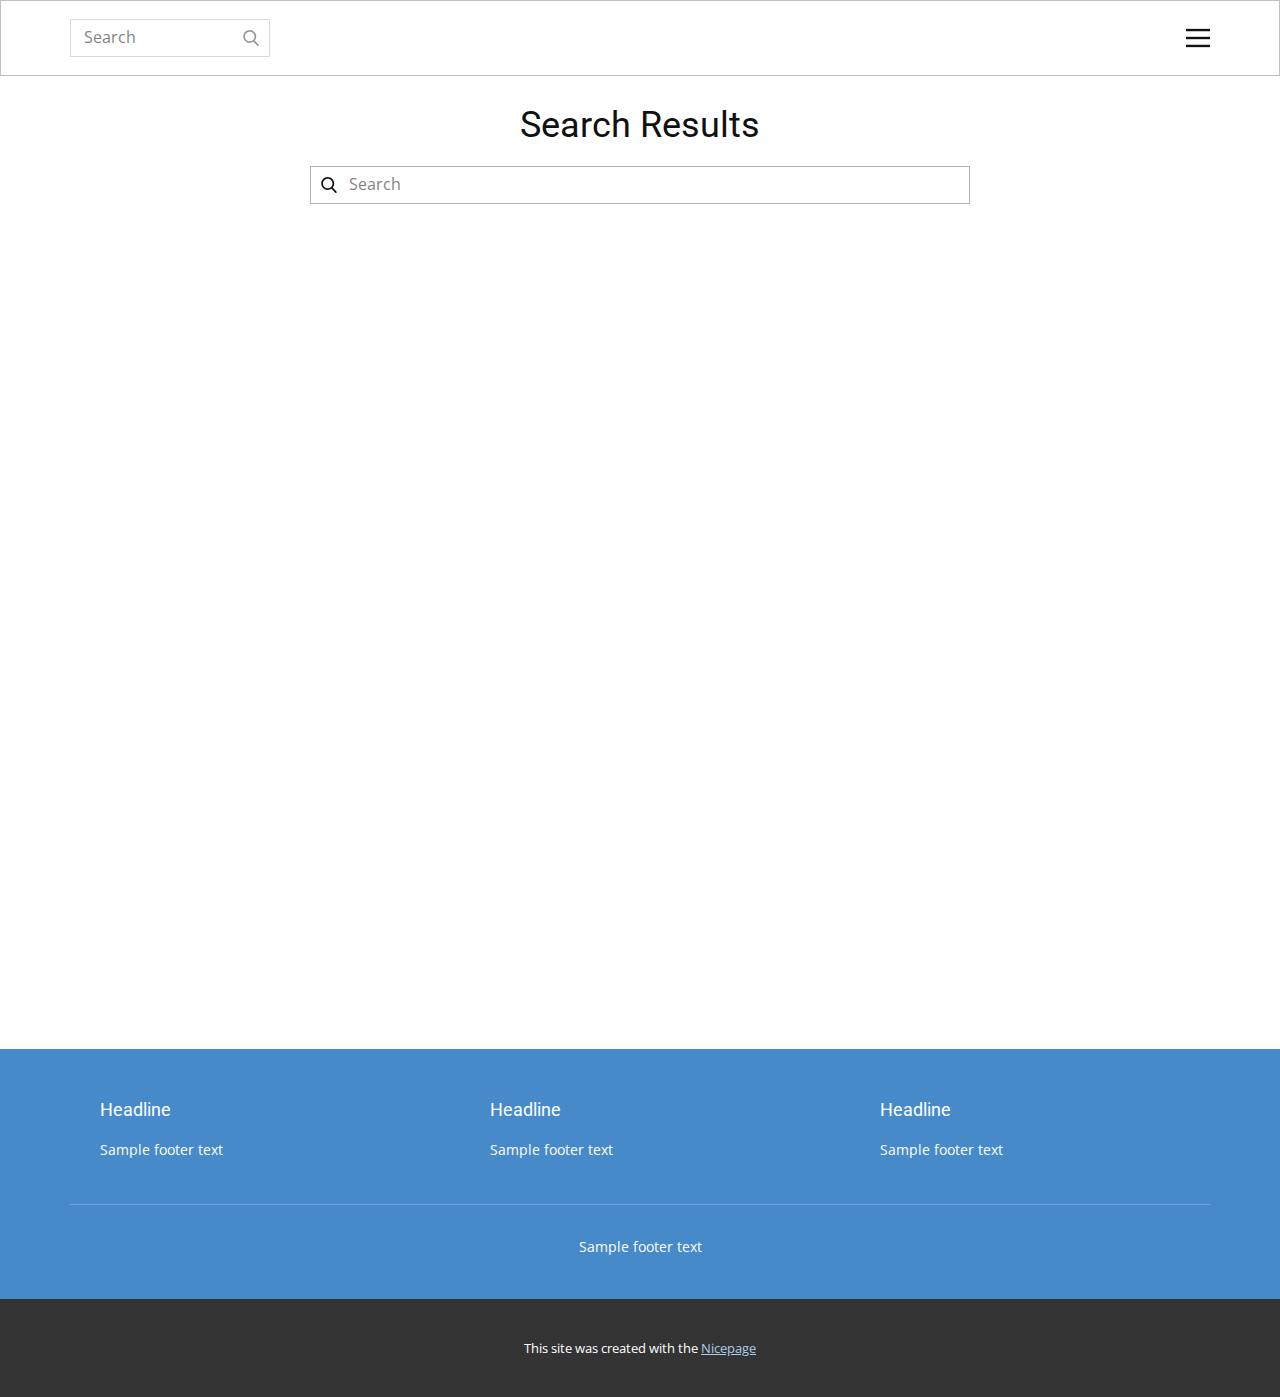
<file: search/search.html>
<!DOCTYPE html>
<html style="font-size: 16px;" lang="en"><head>
    <meta name="viewport" content="width=device-width, initial-scale=1.0">
    <meta charset="utf-8">
    <meta name="keywords" content="Search Results">
    <meta name="description" content="">
    <title>Search Template</title>
    <link rel="stylesheet" href="../css/nicepage.css" media="screen">
<link rel="stylesheet" href="../css/Search-Template.css" media="screen">
    <script class="u-script" type="text/javascript" src="../javascript/jquery-1.9.1.min.js" defer=""></script>
    <script class="u-script" type="text/javascript" src="../javascript/nicepage.js" defer=""></script>
    <meta name="generator" content="Nicepage 7.2.3, nicepage.com">
    
    
    
    <link id="u-theme-google-font" rel="stylesheet" href="https://fonts.googleapis.com/css?family=Roboto:100,100i,300,300i,400,400i,500,500i,700,700i,900,900i|Open+Sans:300,300i,400,400i,500,500i,600,600i,700,700i,800,800i">
    <script type="application/ld+json">{
		"@context": "http://schema.org",
		"@type": "Organization",
		"name": ""
}</script>
    <meta name="theme-color" content="#478ac9">
    <meta property="og:title" content="Search Template">
    <meta property="og:type" content="website">
  <meta data-intl-tel-input-cdn-path="intlTelInput/"></head>
  <body data-path-to-root="./" data-include-products="false" class="u-body u-xl-mode" data-lang="en"><header class="u-align-center-xs u-border-1 u-border-grey-25 u-clearfix u-header u-header" id="sec-86fc"><div class="u-clearfix u-sheet u-valign-middle u-sheet-1">
        <form action="#" class="u-border-1 u-border-grey-15 u-expanded-width-xs u-search u-search-right u-search-1" data-search-token="no-license" data-href="../search/search.html" data-page-id="23402012">
          <button class="u-search-button" type="submit">
            <span class="u-search-icon u-spacing-10 u-text-grey-40">
              <svg class="u-svg-link" preserveAspectRatio="xMidYMin slice" viewBox="0 0 56.966 56.966" style=""><use xmlns:xlink="http://www.w3.org/1999/xlink" xlink:href="#svg-b04b"></use></svg>
              <svg xmlns="http://www.w3.org/2000/svg" xmlns:xlink="http://www.w3.org/1999/xlink" version="1.1" id="svg-b04b" x="0px" y="0px" viewBox="0 0 56.966 56.966" style="enable-background:new 0 0 56.966 56.966;" xml:space="preserve" class="u-svg-content"><path d="M55.146,51.887L41.588,37.786c3.486-4.144,5.396-9.358,5.396-14.786c0-12.682-10.318-23-23-23s-23,10.318-23,23  s10.318,23,23,23c4.761,0,9.298-1.436,13.177-4.162l13.661,14.208c0.571,0.593,1.339,0.92,2.162,0.92  c0.779,0,1.518-0.297,2.079-0.837C56.255,54.982,56.293,53.08,55.146,51.887z M23.984,6c9.374,0,17,7.626,17,17s-7.626,17-17,17  s-17-7.626-17-17S14.61,6,23.984,6z"></path><g></g><g></g><g></g><g></g><g></g><g></g><g></g><g></g><g></g><g></g><g></g><g></g><g></g><g></g><g></g></svg>
            </span>
          </button>
          <input class="u-search-input" type="search" name="search" value="" placeholder="Search">
        </form>
        <nav class="u-align-left u-menu u-menu-hamburger u-nav-spacing-25 u-offcanvas u-menu-1" data-responsive-from="XL">
          <div class="menu-collapse">
            <a class="u-button-style u-hamburger-link u-nav-link u-hamburger-link-1" href="#">
              <svg class="u-svg-link" preserveAspectRatio="xMidYMin slice" viewBox="0 0 302 302" style=""><use xmlns:xlink="http://www.w3.org/1999/xlink" xlink:href="#svg-7b92"></use></svg>
              <svg xmlns="http://www.w3.org/2000/svg" xmlns:xlink="http://www.w3.org/1999/xlink" version="1.1" id="svg-7b92" x="0px" y="0px" viewBox="0 0 302 302" style="enable-background:new 0 0 302 302;" xml:space="preserve" class="u-svg-content"><g><rect y="36" width="302" height="30"></rect><rect y="236" width="302" height="30"></rect><rect y="136" width="302" height="30"></rect>
</g><g></g><g></g><g></g><g></g><g></g><g></g><g></g><g></g><g></g><g></g><g></g><g></g><g></g><g></g><g></g></svg>
            </a>
          </div>
          <div class="u-custom-menu u-nav-container">
            <ul class="u-nav u-spacing-25 u-unstyled u-nav-1"><li class="u-nav-item"><a class="u-button-style u-nav-link" href="#" style="padding: 8px 0px;">Page 1</a>
</li><li class="u-nav-item"><a class="u-button-style u-nav-link" href="#" style="padding: 8px 0px;">Page 2</a>
</li><li class="u-nav-item"><a class="u-button-style u-nav-link" href="#" style="padding: 8px 0px;">Page 3</a>
</li><li class="u-nav-item"><a class="u-button-style u-nav-link" href="#" style="padding: 8px 0px;">Page 4</a>
</li></ul>
          </div>
          <div class="u-custom-menu u-nav-container-collapse">
            <div class="u-align-center u-black u-container-align-center u-container-style u-inner-container-layout u-opacity u-opacity-95 u-sidenav">
              <div class="u-inner-container-layout u-sidenav-overflow">
                <div class="u-menu-close"></div>
                <ul class="u-align-center u-nav u-popupmenu-items u-unstyled u-nav-2"><li class="u-nav-item"><a class="u-button-style u-nav-link" href="#">Page 1</a>
</li><li class="u-nav-item"><a class="u-button-style u-nav-link" href="#">Page 2</a>
</li><li class="u-nav-item"><a class="u-button-style u-nav-link" href="#">Page 3</a>
</li><li class="u-nav-item"><a class="u-button-style u-nav-link" href="#">Page 4</a>
</li></ul>
              </div>
            </div>
            <div class="u-black u-menu-overlay u-opacity u-opacity-70"></div>
          </div>
        </nav>
      </div></header>
    <section class="u-clearfix u-section-1" id="sec-e4a7">
      <div class="u-clearfix u-sheet u-sheet-1">
        <h2 class="u-align-center u-text u-text-1"> Search Results</h2>
        <form action="#" class="u-border-1 u-border-grey-30 u-search u-search-left u-white u-search-1" data-search-token="no-license" data-href="../search/search.html" data-page-id="23402012">
          <button class="u-search-button" type="submit">
            <span class="u-search-icon u-spacing-10">
              <svg class="u-svg-link" preserveAspectRatio="xMidYMin slice" viewBox="0 0 56.966 56.966"><use xlink:href="#svg-6a57"></use></svg>
              <svg xmlns="http://www.w3.org/2000/svg" xmlns:xlink="http://www.w3.org/1999/xlink" version="1.1" id="svg-6a57" x="0px" y="0px" viewBox="0 0 56.966 56.966" style="enable-background:new 0 0 56.966 56.966;" xml:space="preserve" class="u-svg-content"><path d="M55.146,51.887L41.588,37.786c3.486-4.144,5.396-9.358,5.396-14.786c0-12.682-10.318-23-23-23s-23,10.318-23,23  s10.318,23,23,23c4.761,0,9.298-1.436,13.177-4.162l13.661,14.208c0.571,0.593,1.339,0.92,2.162,0.92  c0.779,0,1.518-0.297,2.079-0.837C56.255,54.982,56.293,53.08,55.146,51.887z M23.984,6c9.374,0,17,7.626,17,17s-7.626,17-17,17  s-17-7.626-17-17S14.61,6,23.984,6z"></path></svg>
            </span>
          </button>
          <input class="u-search-input" type="search" name="search" value="" placeholder="Search">
        </form><!--blog--><!--blog_options_json--><!--{"type":"Recent","source":"","tags":"","count":"3"}--><!--/blog_options_json-->
        <div class="u-blog u-expanded-width u-layout-grid u-search-results u-blog-1" data-items-per-page="1" data-max-items="3">
          <div class="u-list-control"></div>
          <div class="u-repeater u-repeater-1"><!--blog_post-->
            <div class="u-align-left u-blog-post u-container-align-left u-container-style u-repeater-item u-search-result">
              <div class="u-container-layout u-similar-container u-container-layout-1"><!--blog_post_header-->
                <h4 class="u-blog-control u-text u-text-palette-1-base u-text-2">
                  <a class="u-post-header-link" href="/blog/post-5.html"><!--blog_post_header_content-->Search Result 1<!--/blog_post_header_content--></a>
                </h4><!--/blog_post_header--><!--blog_post_content-->
                <div class="u-blog-control u-post-content u-text u-text-3"><!--blog_post_content_content-->Paragraph. Lorem ipsum dolor sit amet, consectetur adipiscing elit. Curabitur id suscipit ex. Suspendisse rhoncus laoreet purus quis elementum. Phasellus sed efficitur dolor, et ultricies sapien. Quisque fringilla sit amet dolor commodo efficitur. Aliquam et sem odio. In ullamcorper nisi nunc, et molestie ipsum iaculis sit amet.<!--/blog_post_content_content--></div><!--/blog_post_content-->
              </div>
            </div><!--/blog_post--><!--blog_post-->
            <div class="u-align-left u-blog-post u-container-align-left u-container-style u-repeater-item u-search-result">
              <div class="u-container-layout u-similar-container u-container-layout-2"><!--blog_post_header-->
                <h4 class="u-blog-control u-text u-text-palette-1-base u-text-4">
                  <a class="u-post-header-link" href="/blog/post-4.html"><!--blog_post_header_content-->Search Result 2<!--/blog_post_header_content--></a>
                </h4><!--/blog_post_header--><!--blog_post_content-->
                <div class="u-blog-control u-post-content u-text u-text-5"><!--blog_post_content_content-->Paragraph. Lorem ipsum dolor sit amet, consectetur adipiscing elit. Curabitur id suscipit ex. Suspendisse rhoncus laoreet purus quis elementum. Phasellus sed efficitur dolor, et ultricies sapien. Quisque fringilla sit amet dolor commodo efficitur. Aliquam et sem odio. In ullamcorper nisi nunc, et molestie ipsum iaculis sit amet.<!--/blog_post_content_content--></div><!--/blog_post_content-->
              </div>
            </div><!--/blog_post--><!--blog_post-->
            <div class="u-align-left u-blog-post u-container-align-left u-container-style u-repeater-item u-search-result">
              <div class="u-container-layout u-similar-container u-container-layout-3"><!--blog_post_header-->
                <h4 class="u-blog-control u-text u-text-palette-1-base u-text-6">
                  <a class="u-post-header-link" href="/blog/post-3.html"><!--blog_post_header_content-->Search Result 3<!--/blog_post_header_content--></a>
                </h4><!--/blog_post_header--><!--blog_post_content-->
                <div class="u-blog-control u-post-content u-text u-text-7"><!--blog_post_content_content-->Paragraph. Lorem ipsum dolor sit amet, consectetur adipiscing elit. Curabitur id suscipit ex. Suspendisse rhoncus laoreet purus quis elementum. Phasellus sed efficitur dolor, et ultricies sapien. Quisque fringilla sit amet dolor commodo efficitur. Aliquam et sem odio. In ullamcorper nisi nunc, et molestie ipsum iaculis sit amet.<!--/blog_post_content_content--></div><!--/blog_post_content-->
              </div>
            </div><!--/blog_post-->
          </div>
          <div class="u-list-control"></div>
        </div><!--/blog-->
      </div>
    </section>
    
    
    
    <footer class="u-clearfix u-footer u-palette-1-base" id="sec-950e"><div class="u-clearfix u-sheet u-sheet-1">
        <div class="u-clearfix u-expanded-width-lg u-expanded-width-md u-expanded-width-xl u-expanded-width-xs u-gutter-30 u-layout-wrap u-layout-wrap-1">
          <div class="u-gutter-0 u-layout">
            <div class="u-layout-row">
              <div class="u-align-left u-container-align-left u-container-style u-layout-cell u-left-cell u-size-20 u-size-20-md u-layout-cell-1">
                <div class="u-container-layout u-valign-top u-container-layout-1">
                  <h6 class="u-text u-text-1">Headline</h6>
                  <p class="u-small-text u-text u-text-variant u-text-2">Sample footer text</p>
                </div>
              </div>
              <div class="u-align-left u-container-align-left u-container-style u-layout-cell u-size-20 u-size-20-md u-layout-cell-2">
                <div class="u-container-layout u-valign-top u-container-layout-2">
                  <h6 class="u-text u-text-3">Headline</h6>
                  <p class="u-small-text u-text u-text-variant u-text-4">Sample footer text</p>
                </div>
              </div>
              <div class="u-align-left u-container-align-left u-container-style u-layout-cell u-right-cell u-size-20 u-size-20-md u-layout-cell-3">
                <div class="u-container-layout u-valign-top u-container-layout-3">
                  <h6 class="u-text u-text-5">Headline</h6>
                  <p class="u-small-text u-text u-text-variant u-text-6">Sample footer text</p>
                </div>
              </div>
            </div>
          </div>
        </div>
        <div class="u-align-left u-border-1 u-border-white u-expanded-width u-line u-line-horizontal u-opacity u-opacity-25 u-line-1"></div>
        <p class="u-align-center-lg u-align-center-md u-align-center-sm u-align-center-xl u-align-left-xs u-small-text u-text u-text-variant u-text-7">Sample footer text</p>
      </div></footer>
    <section class="u-backlink u-clearfix u-grey-80">
      <p class="u-text">
        <span>This site was created with the </span>
        <a class="u-link" href="https://nicepage.com/" target="_blank" rel="nofollow">
          <span>Nicepage</span>
        </a>
      </p>
    </section>
  
</body></html>
</file>
